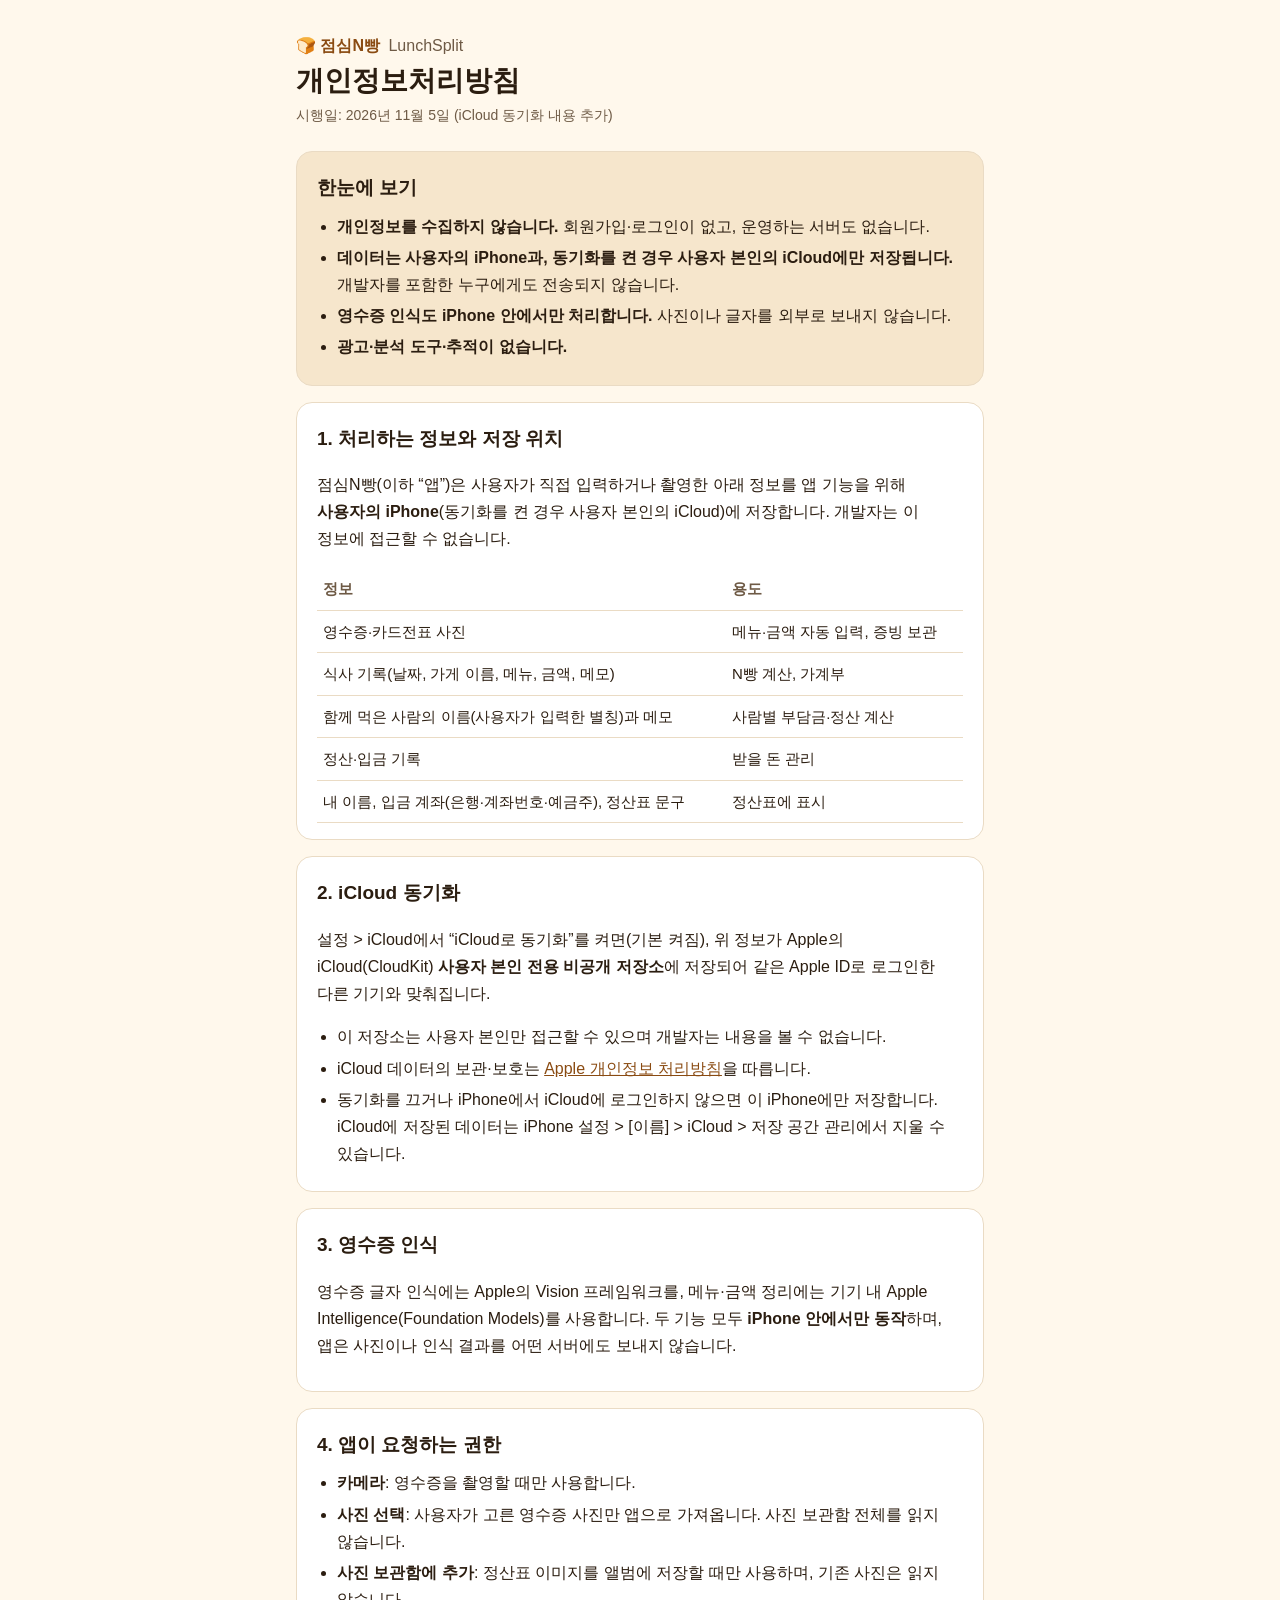
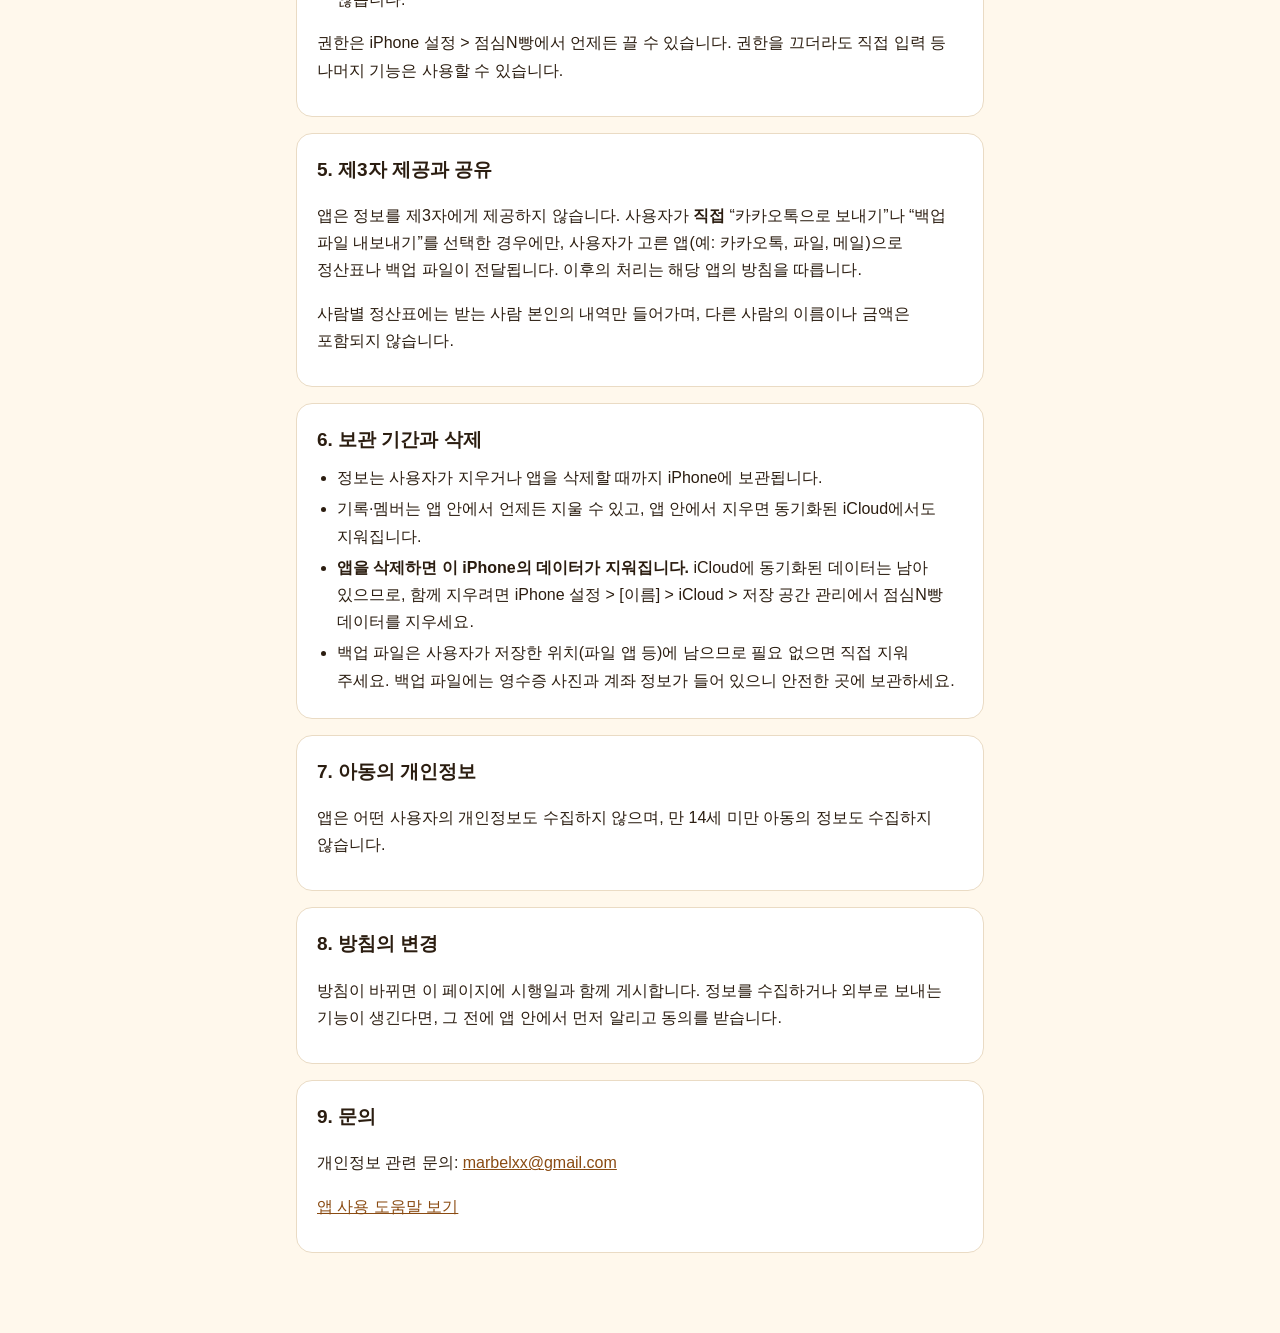
<file: index.html>
<!doctype html>
<html lang="ko">
<head>
  <meta charset="utf-8">
  <meta name="viewport" content="width=device-width, initial-scale=1">
  <title>점심N빵 개인정보처리방침</title>
  <meta name="description" content="점심N빵(LunchSplit) iPhone 앱의 개인정보처리방침. 개인정보를 수집하지 않으며 모든 데이터는 사용자의 iPhone에만 저장됩니다.">
  <link rel="stylesheet" href="style.css">
</head>
<body>
  <main>
    <header>
      <p class="app">🍞 점심N빵 <span>LunchSplit</span></p>
      <h1>개인정보처리방침</h1>
      <p class="meta">시행일: 2026년 11월 5일 (iCloud 동기화 내용 추가)</p>
    </header>

    <section class="summary">
      <h2>한눈에 보기</h2>
      <ul>
        <li><strong>개인정보를 수집하지 않습니다.</strong> 회원가입·로그인이 없고, 운영하는 서버도 없습니다.</li>
        <li><strong>데이터는 사용자의 iPhone과, 동기화를 켠 경우 사용자 본인의 iCloud에만 저장됩니다.</strong> 개발자를 포함한 누구에게도 전송되지 않습니다.</li>
        <li><strong>영수증 인식도 iPhone 안에서만 처리합니다.</strong> 사진이나 글자를 외부로 보내지 않습니다.</li>
        <li><strong>광고·분석 도구·추적이 없습니다.</strong></li>
      </ul>
    </section>

    <section>
      <h2>1. 처리하는 정보와 저장 위치</h2>
      <p>점심N빵(이하 “앱”)은 사용자가 직접 입력하거나 촬영한 아래 정보를 앱 기능을 위해 <strong>사용자의 iPhone</strong>(동기화를 켠 경우 사용자 본인의 iCloud)에 저장합니다. 개발자는 이 정보에 접근할 수 없습니다.</p>
      <table>
        <thead><tr><th>정보</th><th>용도</th></tr></thead>
        <tbody>
          <tr><td>영수증·카드전표 사진</td><td>메뉴·금액 자동 입력, 증빙 보관</td></tr>
          <tr><td>식사 기록(날짜, 가게 이름, 메뉴, 금액, 메모)</td><td>N빵 계산, 가계부</td></tr>
          <tr><td>함께 먹은 사람의 이름(사용자가 입력한 별칭)과 메모</td><td>사람별 부담금·정산 계산</td></tr>
          <tr><td>정산·입금 기록</td><td>받을 돈 관리</td></tr>
          <tr><td>내 이름, 입금 계좌(은행·계좌번호·예금주), 정산표 문구</td><td>정산표에 표시</td></tr>
        </tbody>
      </table>
    </section>

    <section>
      <h2>2. iCloud 동기화</h2>
      <p>설정 &gt; iCloud에서 “iCloud로 동기화”를 켜면(기본 켜짐), 위 정보가 Apple의 iCloud(CloudKit) <strong>사용자 본인 전용 비공개 저장소</strong>에 저장되어 같은 Apple ID로 로그인한 다른 기기와 맞춰집니다.</p>
      <ul>
        <li>이 저장소는 사용자 본인만 접근할 수 있으며 개발자는 내용을 볼 수 없습니다.</li>
        <li>iCloud 데이터의 보관·보호는 <a href="https://www.apple.com/kr/legal/privacy/">Apple 개인정보 처리방침</a>을 따릅니다.</li>
        <li>동기화를 끄거나 iPhone에서 iCloud에 로그인하지 않으면 이 iPhone에만 저장합니다. iCloud에 저장된 데이터는 iPhone 설정 &gt; [이름] &gt; iCloud &gt; 저장 공간 관리에서 지울 수 있습니다.</li>
      </ul>
    </section>

    <section>
      <h2>3. 영수증 인식</h2>
      <p>영수증 글자 인식에는 Apple의 Vision 프레임워크를, 메뉴·금액 정리에는 기기 내 Apple Intelligence(Foundation Models)를 사용합니다. 두 기능 모두 <strong>iPhone 안에서만 동작</strong>하며, 앱은 사진이나 인식 결과를 어떤 서버에도 보내지 않습니다.</p>
    </section>

    <section>
      <h2>4. 앱이 요청하는 권한</h2>
      <ul>
        <li><strong>카메라</strong>: 영수증을 촬영할 때만 사용합니다.</li>
        <li><strong>사진 선택</strong>: 사용자가 고른 영수증 사진만 앱으로 가져옵니다. 사진 보관함 전체를 읽지 않습니다.</li>
        <li><strong>사진 보관함에 추가</strong>: 정산표 이미지를 앨범에 저장할 때만 사용하며, 기존 사진은 읽지 않습니다.</li>
      </ul>
      <p>권한은 iPhone 설정 &gt; 점심N빵에서 언제든 끌 수 있습니다. 권한을 끄더라도 직접 입력 등 나머지 기능은 사용할 수 있습니다.</p>
    </section>

    <section>
      <h2>5. 제3자 제공과 공유</h2>
      <p>앱은 정보를 제3자에게 제공하지 않습니다. 사용자가 <strong>직접</strong> “카카오톡으로 보내기”나 “백업 파일 내보내기”를 선택한 경우에만, 사용자가 고른 앱(예: 카카오톡, 파일, 메일)으로 정산표나 백업 파일이 전달됩니다. 이후의 처리는 해당 앱의 방침을 따릅니다.</p>
      <p>사람별 정산표에는 받는 사람 본인의 내역만 들어가며, 다른 사람의 이름이나 금액은 포함되지 않습니다.</p>
    </section>

    <section>
      <h2>6. 보관 기간과 삭제</h2>
      <ul>
        <li>정보는 사용자가 지우거나 앱을 삭제할 때까지 iPhone에 보관됩니다.</li>
        <li>기록·멤버는 앱 안에서 언제든 지울 수 있고, 앱 안에서 지우면 동기화된 iCloud에서도 지워집니다.</li>
        <li><strong>앱을 삭제하면 이 iPhone의 데이터가 지워집니다.</strong> iCloud에 동기화된 데이터는 남아 있으므로, 함께 지우려면 iPhone 설정 &gt; [이름] &gt; iCloud &gt; 저장 공간 관리에서 점심N빵 데이터를 지우세요.</li>
        <li>백업 파일은 사용자가 저장한 위치(파일 앱 등)에 남으므로 필요 없으면 직접 지워 주세요. 백업 파일에는 영수증 사진과 계좌 정보가 들어 있으니 안전한 곳에 보관하세요.</li>
      </ul>
    </section>

    <section>
      <h2>7. 아동의 개인정보</h2>
      <p>앱은 어떤 사용자의 개인정보도 수집하지 않으며, 만 14세 미만 아동의 정보도 수집하지 않습니다.</p>
    </section>

    <section>
      <h2>8. 방침의 변경</h2>
      <p>방침이 바뀌면 이 페이지에 시행일과 함께 게시합니다. 정보를 수집하거나 외부로 보내는 기능이 생긴다면, 그 전에 앱 안에서 먼저 알리고 동의를 받습니다.</p>
    </section>

    <section>
      <h2>9. 문의</h2>
      <p>개인정보 관련 문의: <a href="mailto:marbelxx@gmail.com">marbelxx@gmail.com</a></p>
      <p><a href="support.html">앱 사용 도움말 보기</a></p>
    </section>
  </main>
</body>
</html>
</file>
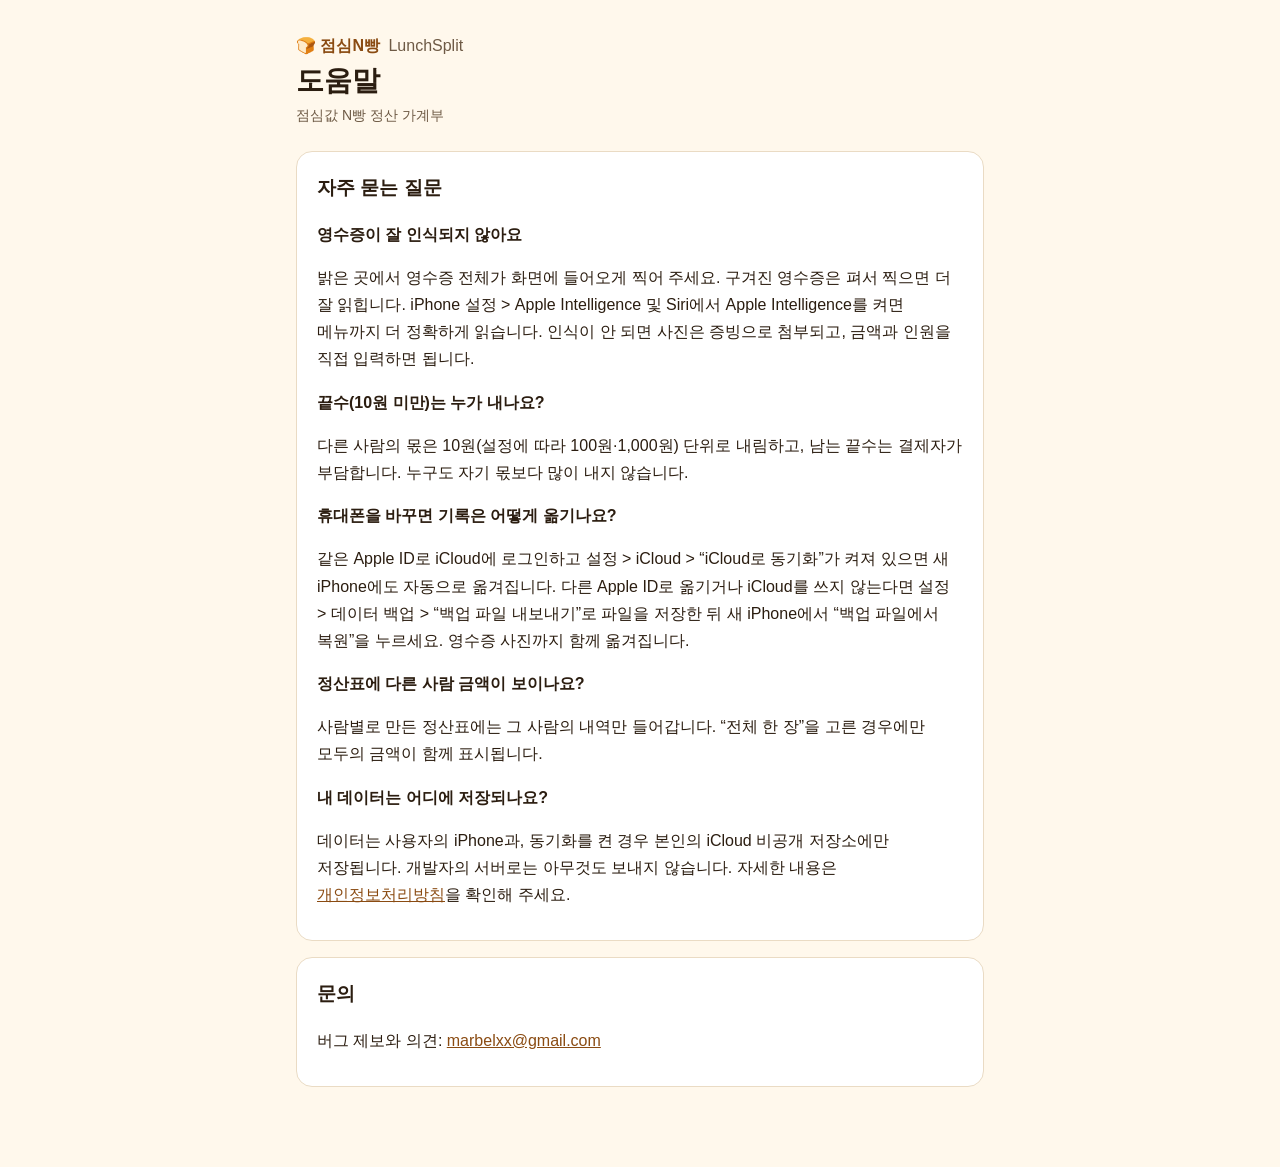
<file: support.html>
<!doctype html>
<html lang="ko">
<head>
  <meta charset="utf-8">
  <meta name="viewport" content="width=device-width, initial-scale=1">
  <title>점심N빵 도움말</title>
  <meta name="description" content="점심N빵(LunchSplit) 사용 도움말과 문의처.">
  <link rel="stylesheet" href="style.css">
</head>
<body>
  <main>
    <header>
      <p class="app">🍞 점심N빵 <span>LunchSplit</span></p>
      <h1>도움말</h1>
      <p class="meta">점심값 N빵 정산 가계부</p>
    </header>

    <section>
      <h2>자주 묻는 질문</h2>
      <h3>영수증이 잘 인식되지 않아요</h3>
      <p>밝은 곳에서 영수증 전체가 화면에 들어오게 찍어 주세요. 구겨진 영수증은 펴서 찍으면 더 잘 읽힙니다. iPhone 설정 &gt; Apple Intelligence 및 Siri에서 Apple Intelligence를 켜면 메뉴까지 더 정확하게 읽습니다. 인식이 안 되면 사진은 증빙으로 첨부되고, 금액과 인원을 직접 입력하면 됩니다.</p>

      <h3>끝수(10원 미만)는 누가 내나요?</h3>
      <p>다른 사람의 몫은 10원(설정에 따라 100원·1,000원) 단위로 내림하고, 남는 끝수는 결제자가 부담합니다. 누구도 자기 몫보다 많이 내지 않습니다.</p>

      <h3>휴대폰을 바꾸면 기록은 어떻게 옮기나요?</h3>
      <p>같은 Apple ID로 iCloud에 로그인하고 설정 &gt; iCloud &gt; “iCloud로 동기화”가 켜져 있으면 새 iPhone에도 자동으로 옮겨집니다. 다른 Apple ID로 옮기거나 iCloud를 쓰지 않는다면 설정 &gt; 데이터 백업 &gt; “백업 파일 내보내기”로 파일을 저장한 뒤 새 iPhone에서 “백업 파일에서 복원”을 누르세요. 영수증 사진까지 함께 옮겨집니다.</p>

      <h3>정산표에 다른 사람 금액이 보이나요?</h3>
      <p>사람별로 만든 정산표에는 그 사람의 내역만 들어갑니다. “전체 한 장”을 고른 경우에만 모두의 금액이 함께 표시됩니다.</p>

      <h3>내 데이터는 어디에 저장되나요?</h3>
      <p>데이터는 사용자의 iPhone과, 동기화를 켠 경우 본인의 iCloud 비공개 저장소에만 저장됩니다. 개발자의 서버로는 아무것도 보내지 않습니다. 자세한 내용은 <a href="index.html">개인정보처리방침</a>을 확인해 주세요.</p>
    </section>

    <section>
      <h2>문의</h2>
      <p>버그 제보와 의견: <a href="mailto:marbelxx@gmail.com">marbelxx@gmail.com</a></p>
    </section>
  </main>
</body>
</html>
</file>
<file: style.css>
:root {
  --bg: #FFF8EC;
  --surface: #FFFFFF;
  --text: #2B1D10;
  --subtext: #6E5A45;
  --brand: #8A4B12;
  --line: #EADBC4;
  --soft: #F6E6CC;
}

@media (prefers-color-scheme: dark) {
  :root {
    --bg: #1A1510;
    --surface: #2A221A;
    --text: #F5ECDF;
    --subtext: #B8A893;
    --brand: #E8B472;
    --line: #3A3026;
    --soft: #3A2C1D;
  }
}

* { box-sizing: border-box; }

body {
  margin: 0;
  background: var(--bg);
  color: var(--text);
  font: 16px/1.7 -apple-system, BlinkMacSystemFont, "Apple SD Gothic Neo", "Pretendard", "Noto Sans KR", sans-serif;
  word-break: keep-all;
}

main {
  max-width: 720px;
  margin: 0 auto;
  padding: 32px 16px 64px;
}

header { margin-bottom: 24px; }
.app { margin: 0; color: var(--brand); font-weight: 700; }
.app span { color: var(--subtext); font-weight: 500; margin-left: 4px; }
h1 { margin: 4px 0; font-size: 28px; line-height: 1.3; }
.meta { margin: 0; color: var(--subtext); font-size: 14px; }

section {
  background: var(--surface);
  border: 1px solid var(--line);
  border-radius: 16px;
  padding: 16px 20px;
  margin-bottom: 16px;
}

section.summary { background: var(--soft); }
h2 { font-size: 19px; margin: 4px 0 8px; }
h3 { font-size: 16px; margin: 16px 0 4px; }
ul { padding-left: 20px; margin: 8px 0; }
li { margin: 4px 0; }
a { color: var(--brand); }

table { width: 100%; border-collapse: collapse; font-size: 15px; }
th, td { text-align: left; padding: 8px 6px; border-bottom: 1px solid var(--line); vertical-align: top; }
th { color: var(--subtext); font-weight: 600; }
</file>
